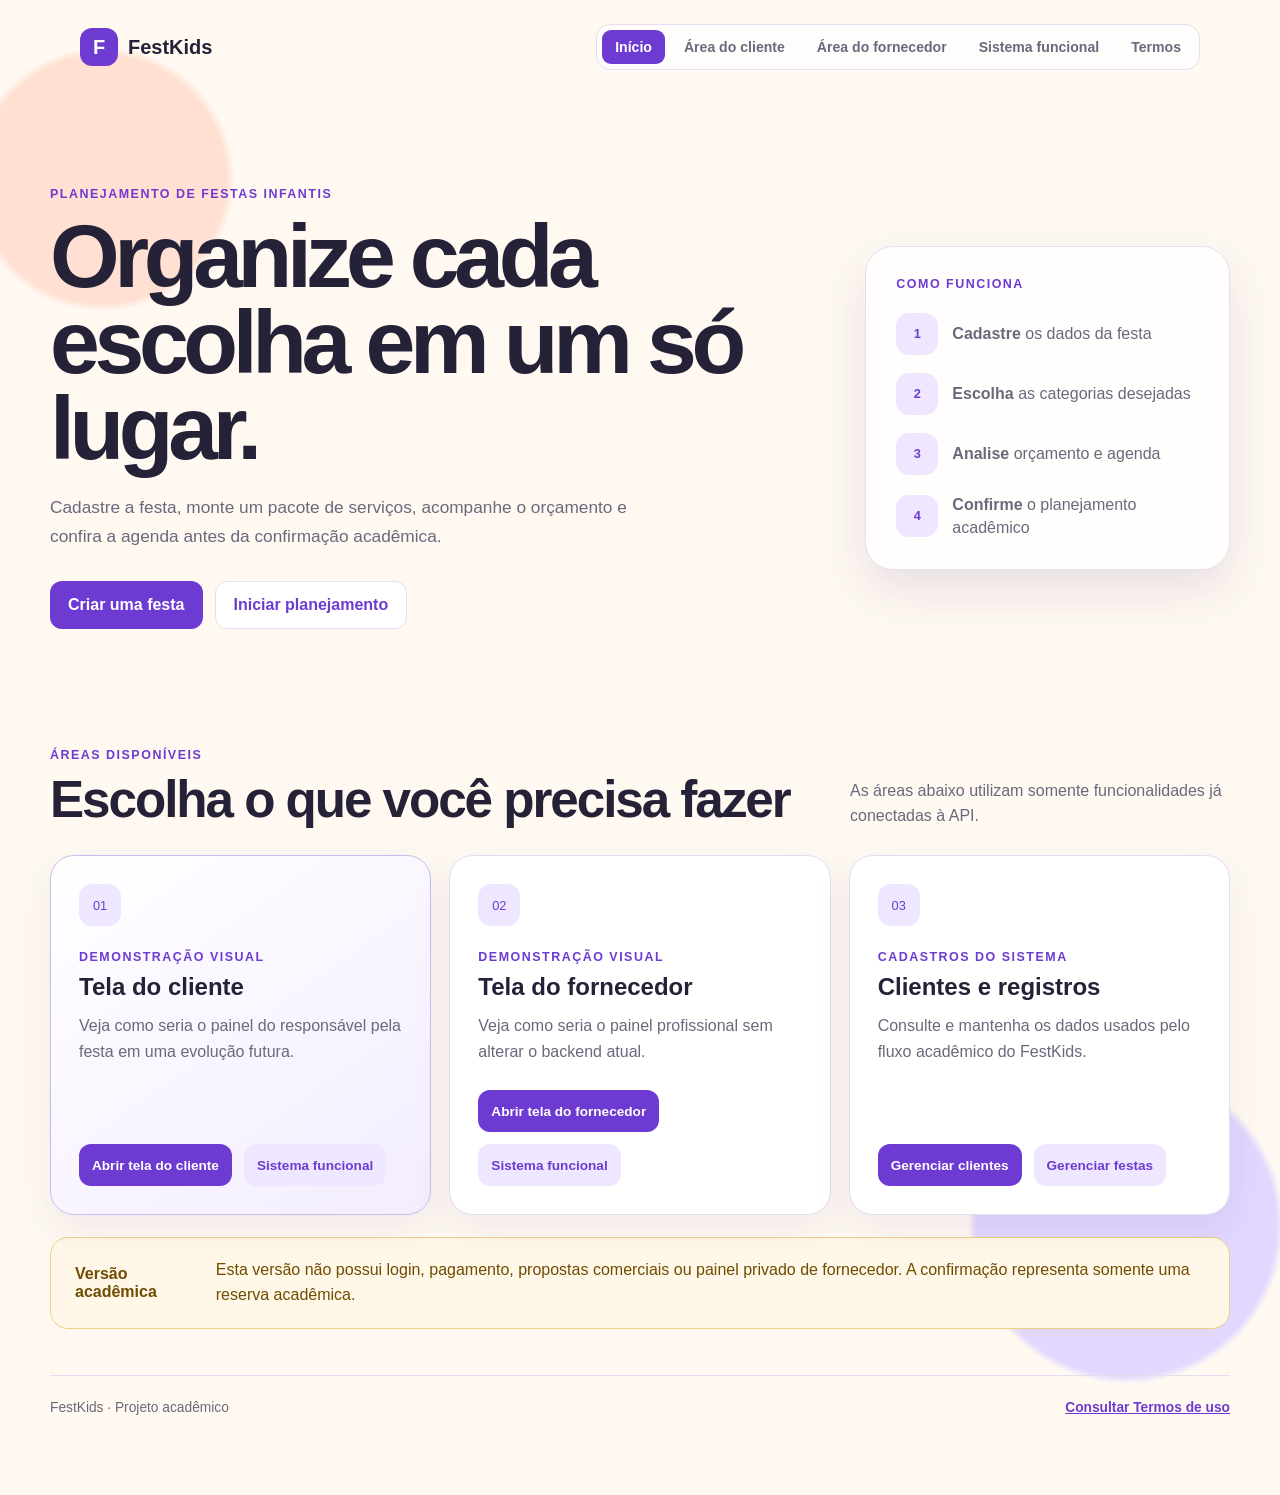
<file: frontend/index.html>
<!DOCTYPE html>
<html lang="pt-BR">
<head>
    <meta charset="UTF-8">
    <meta name="viewport" content="width=device-width, initial-scale=1.0">
    <title>FestKids | Início</title>
    <link rel="stylesheet" href="css/styles.css">
</head>
<body>
    <header class="cabecalho">
        <a class="marca" href="index.html"><span class="marca-icone">F</span><span>FestKids</span></a>
        <nav class="navegacao" aria-label="Navegação principal">
            <a class="ativo" aria-current="page" href="index.html">Início</a>
            <a href="cliente-demo.html">Área do cliente</a>
            <a href="fornecedor-demo.html">Área do fornecedor</a>
            <a href="planejamento.html">Sistema funcional</a>
            <a href="termos-de-uso.html">Termos</a>
        </nav>
    </header>

    <main class="pagina-inicial">
        <section class="hero-inicial">
            <div>
                <p class="etiqueta">Planejamento de festas infantis</p>
                <h1>Organize cada escolha em um só lugar.</h1>
                <p class="texto-apresentacao">Cadastre a festa, monte um pacote de serviços, acompanhe o orçamento e confira a agenda antes da confirmação acadêmica.</p>
                <div class="acoes-iniciais">
                    <a class="botao-link" href="festas.html">Criar uma festa</a>
                    <a class="botao-link secundario" href="planejamento.html">Iniciar planejamento</a>
                </div>
            </div>
            <aside class="resumo-produto" aria-label="Fluxo principal do FestKids">
                <p class="etiqueta">Como funciona</p>
                <ol>
                    <li><strong>1</strong><span><b>Cadastre</b> os dados da festa</span></li>
                    <li><strong>2</strong><span><b>Escolha</b> as categorias desejadas</span></li>
                    <li><strong>3</strong><span><b>Analise</b> orçamento e agenda</span></li>
                    <li><strong>4</strong><span><b>Confirme</b> o planejamento acadêmico</span></li>
                </ol>
            </aside>
        </section>

        <section class="secao-areas" aria-labelledby="titulo-areas">
            <div class="cabecalho-secao">
                <div><p class="etiqueta">Áreas disponíveis</p><h2 id="titulo-areas">Escolha o que você precisa fazer</h2></div>
                <p>As áreas abaixo utilizam somente funcionalidades já conectadas à API.</p>
            </div>
            <div class="grade-areas">
                <article class="cartao-area destaque">
                    <span class="icone-area" aria-hidden="true">01</span><p class="etiqueta">Demonstração visual</p><h3>Tela do cliente</h3>
                    <p>Veja como seria o painel do responsável pela festa em uma evolução futura.</p>
                    <div class="links-area"><a href="cliente-demo.html">Abrir tela do cliente</a><a href="planejamento.html">Sistema funcional</a></div>
                </article>
                <article class="cartao-area">
                    <span class="icone-area" aria-hidden="true">02</span><p class="etiqueta">Demonstração visual</p><h3>Tela do fornecedor</h3>
                    <p>Veja como seria o painel profissional sem alterar o backend atual.</p>
                    <div class="links-area"><a href="fornecedor-demo.html">Abrir tela do fornecedor</a><a href="fornecedores.html">Sistema funcional</a></div>
                </article>
                <article class="cartao-area">
                    <span class="icone-area" aria-hidden="true">03</span><p class="etiqueta">Cadastros do sistema</p><h3>Clientes e registros</h3>
                    <p>Consulte e mantenha os dados usados pelo fluxo acadêmico do FestKids.</p>
                    <div class="links-area"><a href="clientes.html">Gerenciar clientes</a><a href="festas.html">Gerenciar festas</a></div>
                </article>
            </div>
        </section>

        <aside class="aviso-escopo"><strong>Versão acadêmica</strong><p>Esta versão não possui login, pagamento, propostas comerciais ou painel privado de fornecedor. A confirmação representa somente uma reserva acadêmica.</p></aside>
        <footer class="rodape-portal"><span>FestKids · Projeto acadêmico</span><a href="termos-de-uso.html">Consultar Termos de uso</a></footer>
    </main>
</body>
</html>
</file>
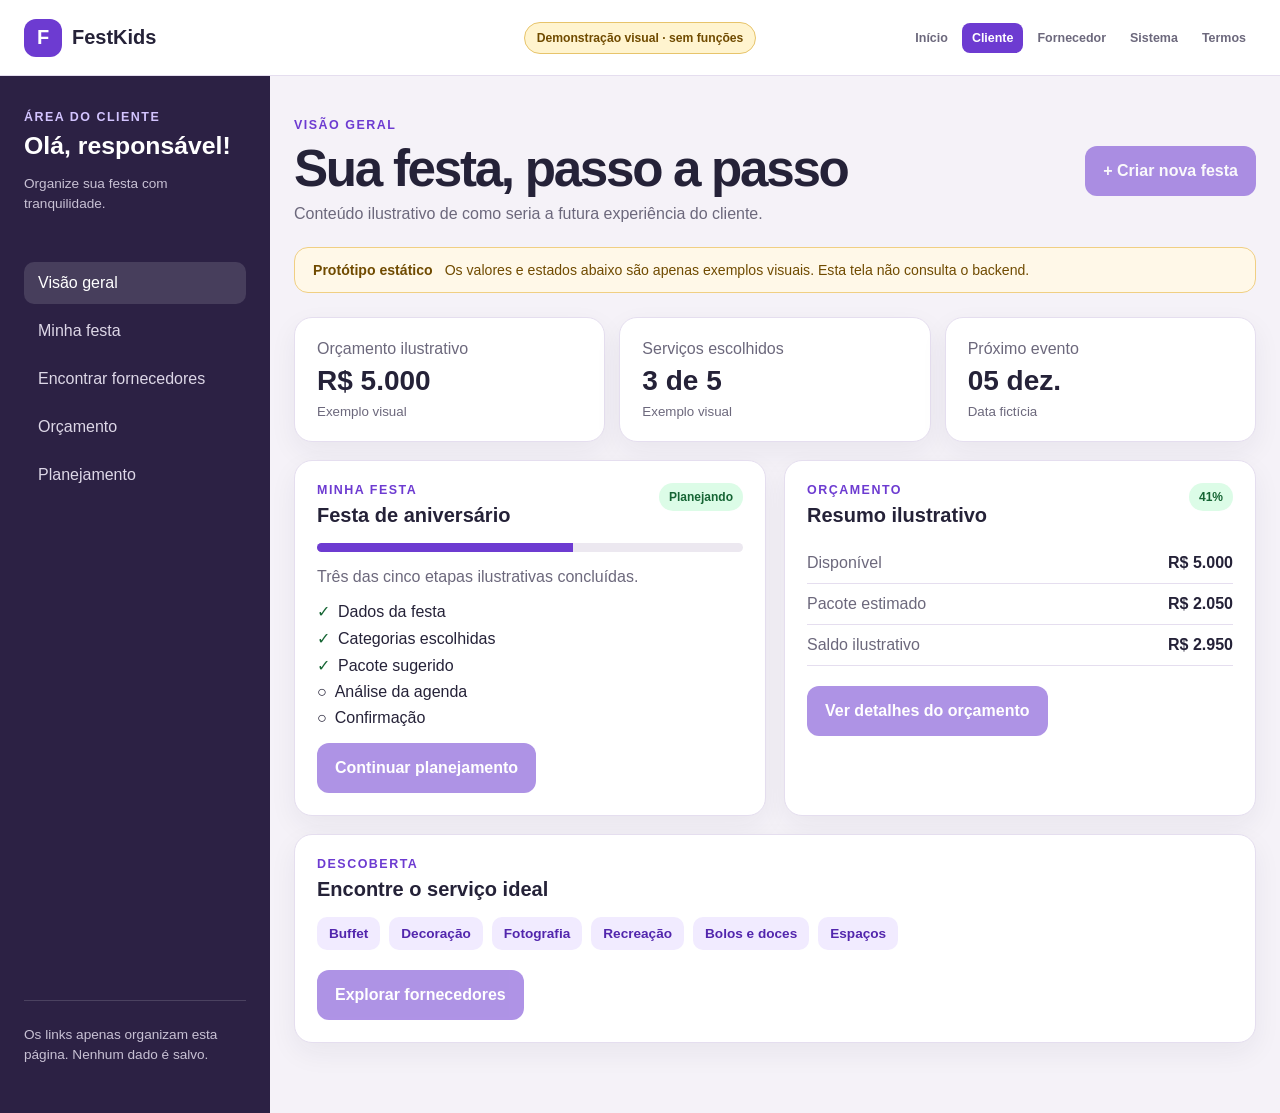
<file: frontend/cliente-demo.html>
<!DOCTYPE html>
<html lang="pt-BR">
<head>
    <meta charset="UTF-8">
    <meta name="viewport" content="width=device-width, initial-scale=1.0">
    <title>FestKids | Demonstração do cliente</title>
    <link rel="stylesheet" href="css/styles.css">
</head>
<body class="corpo-demo cliente-demo">
    <header class="barra-demo">
        <a class="marca" href="index.html"><span class="marca-icone">F</span><span>FestKids</span></a>
        <span class="selo-demo">Demonstração visual · sem funções</span>
        <nav class="navegacao-demo" aria-label="Navegação entre experiências"><a href="index.html">Início</a><a class="ativo" aria-current="page" href="cliente-demo.html">Cliente</a><a href="fornecedor-demo.html">Fornecedor</a><a href="planejamento.html">Sistema</a><a href="termos-de-uso.html">Termos</a></nav>
    </header>
    <div class="estrutura-demo">
        <aside class="menu-demo" aria-label="Menu ilustrativo do cliente">
            <div><p class="etiqueta">Área do cliente</p><h1>Olá, responsável!</h1><p>Organize sua festa com tranquilidade.</p></div>
            <nav>
                <a class="selecionado" href="#visao-geral">Visão geral</a>
                <a href="#festa">Minha festa</a>
                <a href="#fornecedores">Encontrar fornecedores</a>
                <a href="#orcamento">Orçamento</a>
                <a href="#planejamento">Planejamento</a>
            </nav>
            <p class="nota-demo">Os links apenas organizam esta página. Nenhum dado é salvo.</p>
        </aside>
        <main class="conteudo-demo" id="visao-geral">
            <section class="cabecalho-demo">
                <div><p class="etiqueta">Visão geral</p><h2>Sua festa, passo a passo</h2><p>Conteúdo ilustrativo de como seria a futura experiência do cliente.</p></div>
                <button type="button" disabled>+ Criar nova festa</button>
            </section>
            <section class="aviso-demo"><strong>Protótipo estático</strong><span>Os valores e estados abaixo são apenas exemplos visuais. Esta tela não consulta o backend.</span></section>
            <section class="indicadores-demo" aria-label="Indicadores ilustrativos">
                <article><span>Orçamento ilustrativo</span><strong>R$ 5.000</strong><small>Exemplo visual</small></article>
                <article><span>Serviços escolhidos</span><strong>3 de 5</strong><small>Exemplo visual</small></article>
                <article><span>Próximo evento</span><strong>05 dez.</strong><small>Data fictícia</small></article>
            </section>
            <div class="grade-dashboard-demo">
                <section class="cartao-dashboard-demo" id="festa">
                    <div class="cabecalho-cartao-demo"><div><p class="etiqueta">Minha festa</p><h3>Festa de aniversário</h3></div><span class="status-demo">Planejando</span></div>
                    <div class="progresso-demo"><span style="width: 60%"></span></div>
                    <p>Três das cinco etapas ilustrativas concluídas.</p>
                    <ul class="lista-demo"><li class="concluido">Dados da festa</li><li class="concluido">Categorias escolhidas</li><li class="concluido">Pacote sugerido</li><li>Análise da agenda</li><li>Confirmação</li></ul>
                    <button type="button" disabled>Continuar planejamento</button>
                </section>
                <section class="cartao-dashboard-demo" id="orcamento">
                    <div class="cabecalho-cartao-demo"><div><p class="etiqueta">Orçamento</p><h3>Resumo ilustrativo</h3></div><span class="percentual-demo">41%</span></div>
                    <dl class="resumo-valores-demo"><div><dt>Disponível</dt><dd>R$ 5.000</dd></div><div><dt>Pacote estimado</dt><dd>R$ 2.050</dd></div><div><dt>Saldo ilustrativo</dt><dd>R$ 2.950</dd></div></dl>
                    <button type="button" disabled>Ver detalhes do orçamento</button>
                </section>
                <section class="cartao-dashboard-demo largo" id="fornecedores">
                    <div class="cabecalho-cartao-demo"><div><p class="etiqueta">Descoberta</p><h3>Encontre o serviço ideal</h3></div></div>
                    <div class="categorias-demo"><span>Buffet</span><span>Decoração</span><span>Fotografia</span><span>Recreação</span><span>Bolos e doces</span><span>Espaços</span></div>
                    <button type="button" disabled>Explorar fornecedores</button>
                </section>
            </div>
        </main>
    </div>
</body>
</html>
</file>
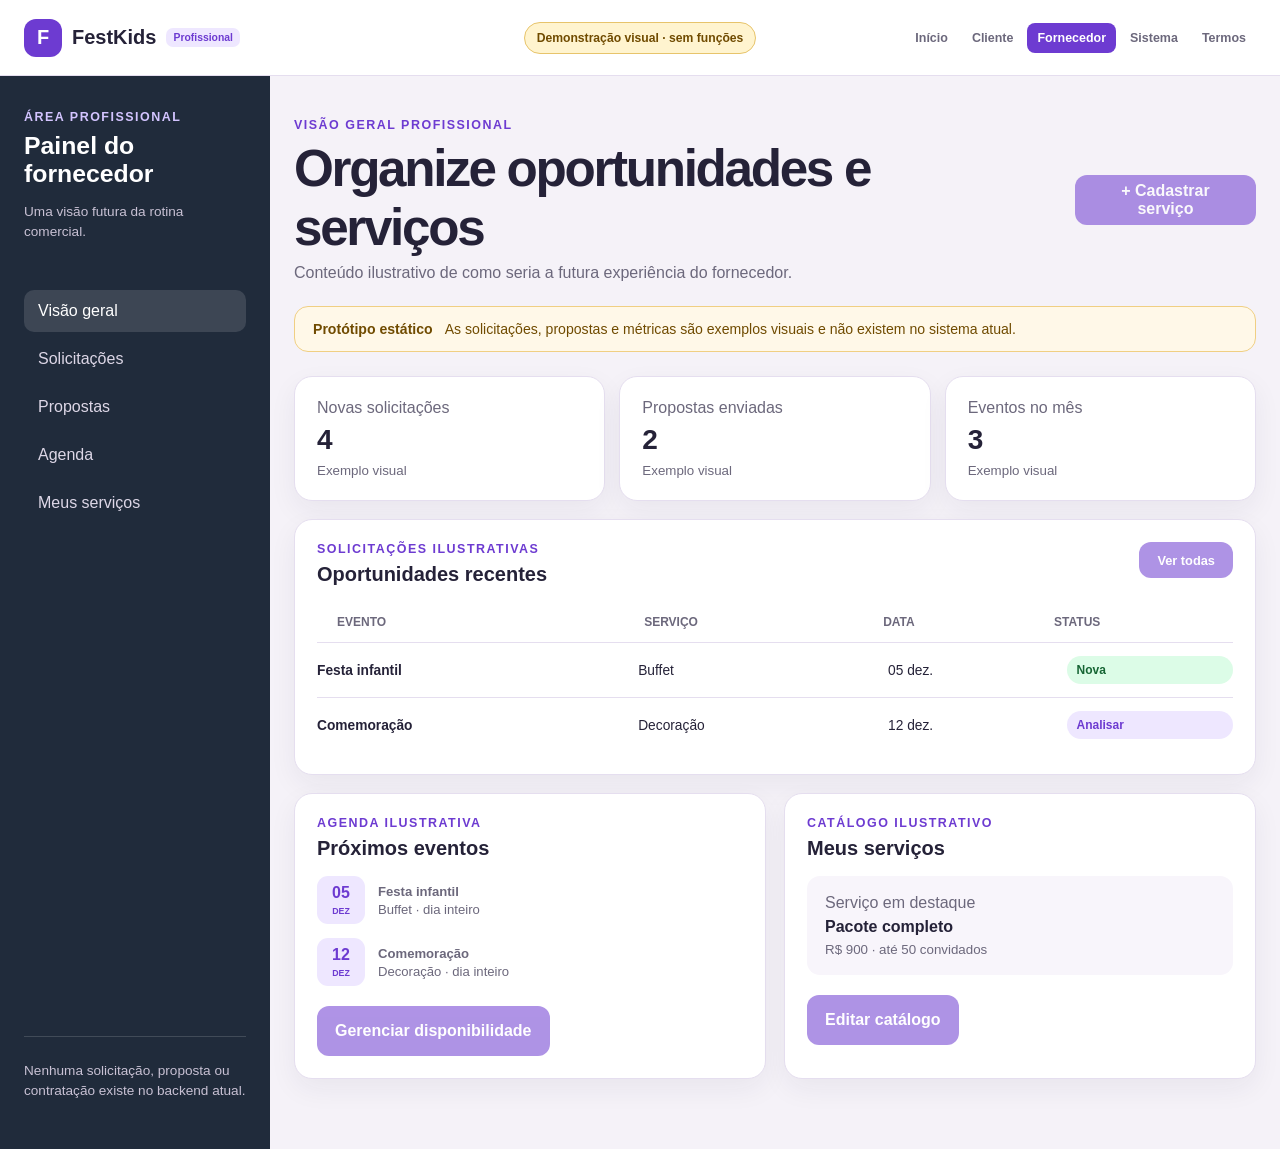
<file: frontend/fornecedor-demo.html>
<!DOCTYPE html>
<html lang="pt-BR">
<head>
    <meta charset="UTF-8">
    <meta name="viewport" content="width=device-width, initial-scale=1.0">
    <title>FestKids | Demonstração do fornecedor</title>
    <link rel="stylesheet" href="css/styles.css">
</head>
<body class="corpo-demo fornecedor-demo">
    <header class="barra-demo">
        <a class="marca" href="index.html"><span class="marca-icone">F</span><span>FestKids</span><small>Profissional</small></a>
        <span class="selo-demo">Demonstração visual · sem funções</span>
        <nav class="navegacao-demo" aria-label="Navegação entre experiências"><a href="index.html">Início</a><a href="cliente-demo.html">Cliente</a><a class="ativo" aria-current="page" href="fornecedor-demo.html">Fornecedor</a><a href="planejamento.html">Sistema</a><a href="termos-de-uso.html">Termos</a></nav>
    </header>
    <div class="estrutura-demo">
        <aside class="menu-demo" aria-label="Menu ilustrativo do fornecedor">
            <div><p class="etiqueta">Área profissional</p><h1>Painel do fornecedor</h1><p>Uma visão futura da rotina comercial.</p></div>
            <nav>
                <a class="selecionado" href="#visao-geral">Visão geral</a>
                <a href="#solicitacoes">Solicitações</a>
                <a href="#propostas">Propostas</a>
                <a href="#agenda">Agenda</a>
                <a href="#servicos">Meus serviços</a>
            </nav>
            <p class="nota-demo">Nenhuma solicitação, proposta ou contratação existe no backend atual.</p>
        </aside>
        <main class="conteudo-demo" id="visao-geral">
            <section class="cabecalho-demo">
                <div><p class="etiqueta">Visão geral profissional</p><h2>Organize oportunidades e serviços</h2><p>Conteúdo ilustrativo de como seria a futura experiência do fornecedor.</p></div>
                <button type="button" disabled>+ Cadastrar serviço</button>
            </section>
            <section class="aviso-demo"><strong>Protótipo estático</strong><span>As solicitações, propostas e métricas são exemplos visuais e não existem no sistema atual.</span></section>
            <section class="indicadores-demo" aria-label="Indicadores ilustrativos">
                <article><span>Novas solicitações</span><strong>4</strong><small>Exemplo visual</small></article>
                <article><span>Propostas enviadas</span><strong>2</strong><small>Exemplo visual</small></article>
                <article><span>Eventos no mês</span><strong>3</strong><small>Exemplo visual</small></article>
            </section>
            <div class="grade-dashboard-demo">
                <section class="cartao-dashboard-demo largo" id="solicitacoes">
                    <div class="cabecalho-cartao-demo"><div><p class="etiqueta">Solicitações ilustrativas</p><h3>Oportunidades recentes</h3></div><button class="acao-compacta" type="button" disabled>Ver todas</button></div>
                    <div class="tabela-demo" role="table" aria-label="Exemplos de solicitações">
                        <div class="linha-tabela-demo cabecalho" role="row"><span>Evento</span><span>Serviço</span><span>Data</span><span>Status</span></div>
                        <div class="linha-tabela-demo" role="row"><strong>Festa infantil</strong><span>Buffet</span><span>05 dez.</span><span class="status-demo">Nova</span></div>
                        <div class="linha-tabela-demo" role="row"><strong>Comemoração</strong><span>Decoração</span><span>12 dez.</span><span class="status-demo neutro">Analisar</span></div>
                    </div>
                </section>
                <section class="cartao-dashboard-demo" id="agenda">
                    <div class="cabecalho-cartao-demo"><div><p class="etiqueta">Agenda ilustrativa</p><h3>Próximos eventos</h3></div></div>
                    <ul class="agenda-demo"><li><time>05<small>DEZ</small></time><span><strong>Festa infantil</strong>Buffet · dia inteiro</span></li><li><time>12<small>DEZ</small></time><span><strong>Comemoração</strong>Decoração · dia inteiro</span></li></ul>
                    <button type="button" disabled>Gerenciar disponibilidade</button>
                </section>
                <section class="cartao-dashboard-demo" id="servicos">
                    <div class="cabecalho-cartao-demo"><div><p class="etiqueta">Catálogo ilustrativo</p><h3>Meus serviços</h3></div></div>
                    <div class="servico-demo"><span>Serviço em destaque</span><strong>Pacote completo</strong><small>R$ 900 · até 50 convidados</small></div>
                    <button type="button" disabled>Editar catálogo</button>
                </section>
            </div>
        </main>
    </div>
</body>
</html>
</file>
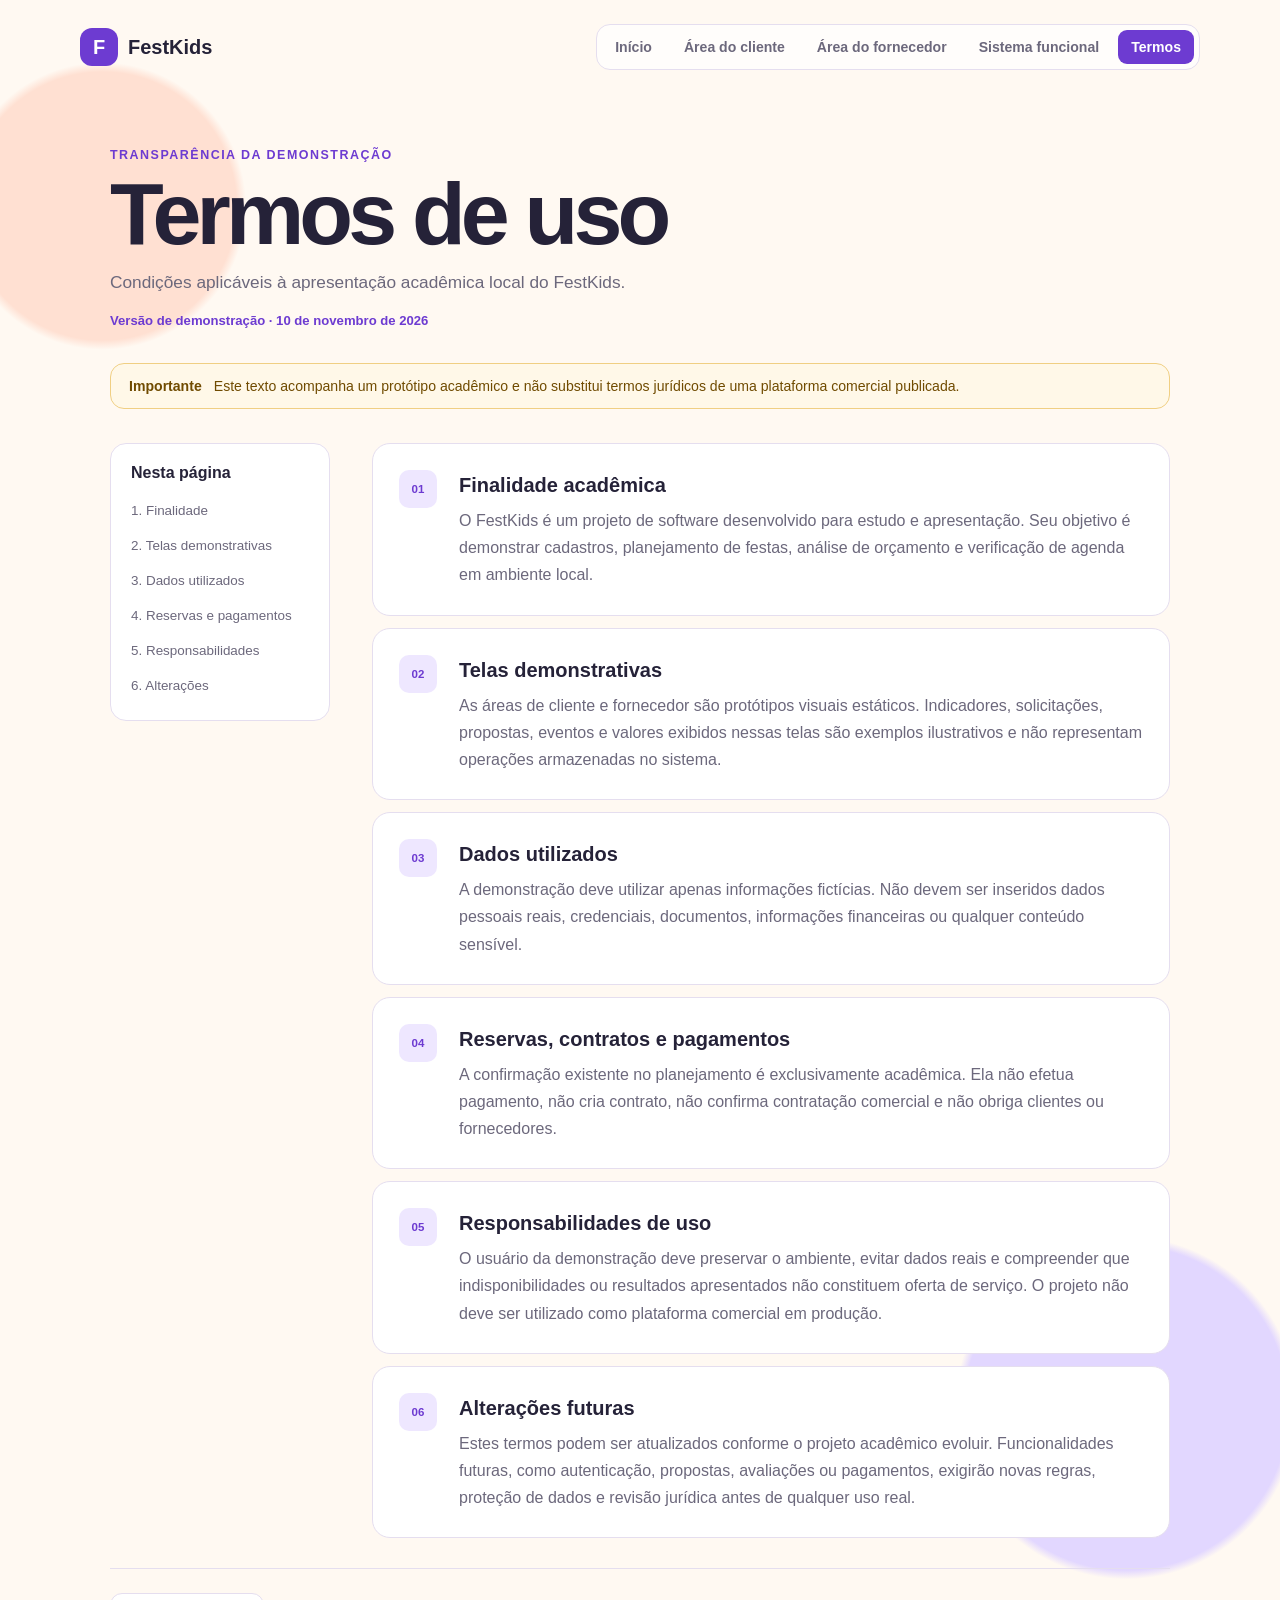
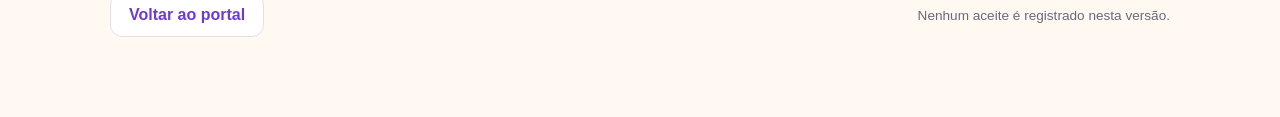
<file: frontend/termos-de-uso.html>
<!DOCTYPE html>
<html lang="pt-BR">
<head>
    <meta charset="UTF-8">
    <meta name="viewport" content="width=device-width, initial-scale=1.0">
    <title>FestKids | Termos de uso</title>
    <link rel="stylesheet" href="css/styles.css">
</head>
<body>
    <header class="cabecalho">
        <a class="marca" href="index.html"><span class="marca-icone">F</span><span>FestKids</span></a>
        <nav class="navegacao" aria-label="Navegação principal"><a href="index.html">Início</a><a href="cliente-demo.html">Área do cliente</a><a href="fornecedor-demo.html">Área do fornecedor</a><a href="planejamento.html">Sistema funcional</a><a class="ativo" aria-current="page" href="termos-de-uso.html">Termos</a></nav>
    </header>
    <main class="pagina-termos">
        <header class="cabecalho-termos">
            <p class="etiqueta">Transparência da demonstração</p>
            <h1>Termos de uso</h1>
            <p>Condições aplicáveis à apresentação acadêmica local do FestKids.</p>
            <span>Versão de demonstração · 10 de novembro de 2026</span>
        </header>
        <aside class="aviso-demo"><strong>Importante</strong><span>Este texto acompanha um protótipo acadêmico e não substitui termos jurídicos de uma plataforma comercial publicada.</span></aside>
        <div class="conteudo-termos">
            <nav aria-label="Seções dos termos"><strong>Nesta página</strong><a href="#finalidade">1. Finalidade</a><a href="#demonstracoes">2. Telas demonstrativas</a><a href="#dados">3. Dados utilizados</a><a href="#reservas">4. Reservas e pagamentos</a><a href="#responsabilidades">5. Responsabilidades</a><a href="#alteracoes">6. Alterações</a></nav>
            <article>
                <section id="finalidade"><span>01</span><div><h2>Finalidade acadêmica</h2><p>O FestKids é um projeto de software desenvolvido para estudo e apresentação. Seu objetivo é demonstrar cadastros, planejamento de festas, análise de orçamento e verificação de agenda em ambiente local.</p></div></section>
                <section id="demonstracoes"><span>02</span><div><h2>Telas demonstrativas</h2><p>As áreas de cliente e fornecedor são protótipos visuais estáticos. Indicadores, solicitações, propostas, eventos e valores exibidos nessas telas são exemplos ilustrativos e não representam operações armazenadas no sistema.</p></div></section>
                <section id="dados"><span>03</span><div><h2>Dados utilizados</h2><p>A demonstração deve utilizar apenas informações fictícias. Não devem ser inseridos dados pessoais reais, credenciais, documentos, informações financeiras ou qualquer conteúdo sensível.</p></div></section>
                <section id="reservas"><span>04</span><div><h2>Reservas, contratos e pagamentos</h2><p>A confirmação existente no planejamento é exclusivamente acadêmica. Ela não efetua pagamento, não cria contrato, não confirma contratação comercial e não obriga clientes ou fornecedores.</p></div></section>
                <section id="responsabilidades"><span>05</span><div><h2>Responsabilidades de uso</h2><p>O usuário da demonstração deve preservar o ambiente, evitar dados reais e compreender que indisponibilidades ou resultados apresentados não constituem oferta de serviço. O projeto não deve ser utilizado como plataforma comercial em produção.</p></div></section>
                <section id="alteracoes"><span>06</span><div><h2>Alterações futuras</h2><p>Estes termos podem ser atualizados conforme o projeto acadêmico evoluir. Funcionalidades futuras, como autenticação, propostas, avaliações ou pagamentos, exigirão novas regras, proteção de dados e revisão jurídica antes de qualquer uso real.</p></div></section>
            </article>
        </div>
        <footer class="rodape-termos"><a class="botao-link secundario" href="index.html">Voltar ao portal</a><p>Nenhum aceite é registrado nesta versão.</p></footer>
    </main>
</body>
</html>
</file>
<file: frontend/css/styles.css>
:root {
    --cor-fundo: #fff9f2;
    --cor-superficie: #ffffff;
    --cor-primaria: #6d3bd1;
    --cor-primaria-escura: #5226ad;
    --cor-destaque: #9f3d16;
    --cor-texto: #252238;
    --cor-texto-suave: #6c687c;
    --cor-borda: #e5deef;
    --cor-sucesso: #166534;
    --cor-sucesso-fundo: #dcfce7;
    --cor-erro: #a32323;
    --cor-erro-fundo: #fee2e2;
    --sombra: 0 20px 50px rgba(67, 42, 112, 0.12);
}

* {
    box-sizing: border-box;
}

body {
    min-height: 100vh;
    margin: 0;
    color: var(--cor-texto);
    background:
        radial-gradient(circle at 8% 12%, #ffe0d2 0 7%, transparent 7.5%),
        radial-gradient(circle at 88% 82%, #e2d7ff 0 9%, transparent 9.5%),
        var(--cor-fundo);
    font-family: Arial, Helvetica, sans-serif;
}

.cabecalho {
    display: flex;
    align-items: center;
    justify-content: space-between;
    width: min(1120px, calc(100% - 40px));
    margin: 0 auto;
    padding: 24px 0;
}

.marca {
    display: inline-flex;
    gap: 10px;
    align-items: center;
    color: var(--cor-texto);
    font-size: 1.25rem;
    font-weight: 700;
    text-decoration: none;
}

.marca-icone {
    display: grid;
    width: 38px;
    height: 38px;
    place-items: center;
    color: white;
    background: var(--cor-primaria);
    border-radius: 12px;
}

.identificacao-pagina {
    color: var(--cor-texto-suave);
    font-size: 0.9rem;
}

.pagina-inicial {
    width: min(1180px, calc(100% - 40px));
    margin: 0 auto;
    padding: 44px 0 80px;
}

.hero-inicial {
    display: grid;
    grid-template-columns: minmax(0, 1.35fr) minmax(320px, 0.65fr);
    gap: 58px;
    align-items: center;
    min-height: 540px;
}

.hero-inicial h1 {
    max-width: 760px;
    margin: 12px 0 22px;
    font-size: clamp(3rem, 7vw, 5.7rem);
    line-height: 0.96;
    letter-spacing: -0.06em;
}

.acoes-iniciais,
.links-area {
    display: flex;
    flex-wrap: wrap;
    gap: 12px;
}

.acoes-iniciais { margin-top: 30px; }

.botao-link,
.links-area a {
    display: inline-flex;
    align-items: center;
    justify-content: center;
    min-height: 48px;
    padding: 0 18px;
    color: white;
    background: var(--cor-primaria);
    border-radius: 12px;
    font-weight: 700;
    text-decoration: none;
}

.botao-link.secundario {
    color: var(--cor-primaria);
    background: white;
    border: 1px solid var(--cor-borda);
}

.resumo-produto {
    padding: 30px;
    background: rgba(255, 255, 255, 0.86);
    border: 1px solid var(--cor-borda);
    border-radius: 28px;
    box-shadow: var(--sombra);
}

.resumo-produto ol {
    display: grid;
    gap: 18px;
    margin: 22px 0 0;
    padding: 0;
    list-style: none;
}

.resumo-produto li {
    display: flex;
    gap: 14px;
    align-items: center;
    color: var(--cor-texto-suave);
    line-height: 1.45;
}

.resumo-produto li strong,
.icone-area {
    display: grid;
    flex: 0 0 42px;
    width: 42px;
    height: 42px;
    place-items: center;
    color: var(--cor-primaria);
    background: #eee7ff;
    border-radius: 13px;
    font-size: 0.8rem;
}

.secao-areas { padding-top: 70px; }

.cabecalho-secao {
    display: flex;
    gap: 24px;
    align-items: end;
    justify-content: space-between;
    margin-bottom: 26px;
}

.cabecalho-secao h2 {
    margin: 8px 0 0;
    font-size: clamp(2rem, 4vw, 3.2rem);
    letter-spacing: -0.04em;
}

.cabecalho-secao > p {
    max-width: 380px;
    margin: 0;
    color: var(--cor-texto-suave);
    line-height: 1.6;
}

.grade-areas {
    display: grid;
    grid-template-columns: repeat(3, minmax(0, 1fr));
    gap: 18px;
}

.cartao-area {
    display: flex;
    flex-direction: column;
    min-height: 330px;
    padding: 28px;
    background: white;
    border: 1px solid var(--cor-borda);
    border-radius: 24px;
    box-shadow: 0 14px 38px rgba(67, 42, 112, 0.08);
}

.cartao-area.destaque {
    background: linear-gradient(145deg, #ffffff, #f3edff);
    border-color: #cbbcf0;
}

.cartao-area .etiqueta { margin-top: 24px; }

.cartao-area h3 {
    margin: 9px 0 12px;
    font-size: 1.5rem;
}

.cartao-area > p:not(.etiqueta) {
    margin: 0 0 26px;
    color: var(--cor-texto-suave);
    line-height: 1.6;
}

.links-area { margin-top: auto; }

.links-area a {
    min-height: 42px;
    padding: 0 13px;
    font-size: 0.85rem;
}

.links-area a + a {
    color: var(--cor-primaria);
    background: #eee7ff;
}

.aviso-escopo {
    display: flex;
    gap: 18px;
    align-items: center;
    margin-top: 22px;
    padding: 20px 24px;
    color: #704b00;
    background: #fff8e8;
    border: 1px solid #f0cf83;
    border-radius: 18px;
}

.aviso-escopo p {
    margin: 0;
    line-height: 1.55;
}

.rodape-portal {
    display: flex;
    justify-content: space-between;
    margin-top: 46px;
    padding-top: 24px;
    color: var(--cor-texto-suave);
    border-top: 1px solid var(--cor-borda);
    font-size: 0.86rem;
}

.rodape-portal a { color: var(--cor-primaria); font-weight: 700; }

.conteudo-principal {
    display: grid;
    grid-template-columns: minmax(0, 1fr) minmax(340px, 480px);
    gap: 72px;
    align-items: center;
    width: min(1120px, calc(100% - 40px));
    min-height: calc(100vh - 110px);
    margin: 0 auto;
    padding: 40px 0 80px;
}

.apresentacao h1 {
    max-width: 680px;
    margin: 10px 0 20px;
    font-size: clamp(2.3rem, 5vw, 4.4rem);
    line-height: 1.02;
    letter-spacing: -0.05em;
}

.etiqueta {
    margin: 0;
    color: var(--cor-primaria);
    font-size: 0.78rem;
    font-weight: 700;
    letter-spacing: 0.12em;
    text-transform: uppercase;
}

.texto-apresentacao {
    max-width: 590px;
    margin: 0;
    color: var(--cor-texto-suave);
    font-size: 1.08rem;
    line-height: 1.7;
}

.fluxo {
    display: flex;
    flex-wrap: wrap;
    gap: 18px;
    margin: 38px 0 0;
    padding: 0;
    list-style: none;
}

.fluxo li {
    display: flex;
    gap: 8px;
    align-items: center;
    color: var(--cor-texto-suave);
    font-size: 0.9rem;
}

.fluxo strong {
    display: grid;
    width: 27px;
    height: 27px;
    place-items: center;
    color: var(--cor-primaria);
    background: #eee7ff;
    border-radius: 50%;
}

.cartao-formulario {
    padding: 34px;
    background: var(--cor-superficie);
    border: 1px solid rgba(109, 59, 209, 0.1);
    border-radius: 24px;
    box-shadow: var(--sombra);
}

.cabecalho-formulario h2 {
    margin: 8px 0;
    font-size: 1.65rem;
}

.cabecalho-formulario > p:last-child {
    margin: 0 0 26px;
    color: var(--cor-texto-suave);
}

.campo {
    margin-bottom: 18px;
}

.campo label {
    display: block;
    margin-bottom: 7px;
    font-size: 0.92rem;
    font-weight: 700;
}

.campo input {
    width: 100%;
    min-height: 48px;
    padding: 0 14px;
    color: var(--cor-texto);
    background: #fdfcff;
    border: 1px solid var(--cor-borda);
    border-radius: 12px;
    font: inherit;
}

.campo select,
.campo textarea {
    width: 100%;
    min-height: 48px;
    padding: 12px 14px;
    color: var(--cor-texto);
    background: #fdfcff;
    border: 1px solid var(--cor-borda);
    border-radius: 12px;
    font: inherit;
}

.campo textarea {
    resize: vertical;
}

.campo input:focus-visible,
.campo select:focus-visible,
.campo textarea:focus-visible {
    border-color: var(--cor-primaria);
    outline: 3px solid rgba(109, 59, 209, 0.16);
    outline-offset: 2px;
}

.mensagem:not(:empty) {
    margin-bottom: 16px;
    padding: 12px 14px;
    border-radius: 10px;
    font-size: 0.92rem;
    line-height: 1.45;
}

.mensagem.sucesso {
    color: var(--cor-sucesso);
    background: var(--cor-sucesso-fundo);
}

.mensagem.erro {
    color: var(--cor-erro);
    background: var(--cor-erro-fundo);
}

button {
    width: 100%;
    min-height: 50px;
    color: white;
    background: var(--cor-primaria);
    border: 0;
    border-radius: 12px;
    font: inherit;
    font-weight: 700;
    cursor: pointer;
}

button:hover {
    background: var(--cor-primaria-escura);
}

button:focus-visible {
    outline: 3px solid var(--cor-destaque);
    outline-offset: 3px;
}

button:disabled {
    cursor: wait;
    opacity: 0.65;
}

.navegacao {
    display: flex;
    gap: 6px;
    padding: 5px;
    overflow-x: auto;
    background: rgba(255, 255, 255, 0.72);
    border: 1px solid var(--cor-borda);
    border-radius: 14px;
}

.navegacao a {
    padding: 9px 13px;
    color: var(--cor-texto-suave);
    border-radius: 9px;
    font-size: 0.88rem;
    font-weight: 700;
    text-decoration: none;
    white-space: nowrap;
}

.navegacao a:hover,
.navegacao a.ativo {
    color: white;
    background: var(--cor-primaria);
}

.pagina-gestao {
    width: min(1180px, calc(100% - 40px));
    margin: 0 auto;
    padding: 36px 0 80px;
}

.titulo-gestao {
    display: flex;
    gap: 24px;
    align-items: end;
    justify-content: space-between;
    margin-bottom: 30px;
}

.titulo-gestao h1 {
    margin: 5px 0 7px;
    font-size: clamp(2.2rem, 5vw, 4rem);
    letter-spacing: -0.045em;
}

.titulo-gestao p:last-child {
    margin: 0;
    color: var(--cor-texto-suave);
}

.selo {
    padding: 10px 14px;
    color: var(--cor-primaria);
    background: #eee7ff;
    border-radius: 999px;
    font-size: 0.8rem;
    font-weight: 700;
    white-space: nowrap;
}

.painel-contexto {
    display: grid;
    grid-template-columns: repeat(3, minmax(0, 1fr));
    gap: 12px;
    margin-bottom: 14px;
}

.painel-contexto > div {
    display: flex;
    gap: 13px;
    align-items: flex-start;
    padding: 17px;
    background: rgba(255, 255, 255, 0.82);
    border: 1px solid var(--cor-borda);
    border-radius: 16px;
}

.painel-contexto .recurso-futuro {
    background: #fff8e8;
    border-color: #f0cf83;
}

.numero-contexto {
    display: grid;
    flex: 0 0 34px;
    width: 34px;
    height: 34px;
    place-items: center;
    color: var(--cor-primaria);
    background: #eee7ff;
    border-radius: 10px;
    font-size: 0.72rem;
    font-weight: 700;
}

.painel-contexto p {
    margin: 0;
    color: var(--cor-texto-suave);
    font-size: 0.85rem;
    line-height: 1.45;
}

.painel-contexto strong {
    display: block;
    margin-bottom: 3px;
    color: var(--cor-texto);
}

.atalho-contexto {
    display: flex;
    gap: 18px;
    align-items: center;
    justify-content: space-between;
    margin-bottom: 24px;
    padding: 14px 18px;
    color: var(--cor-primaria-escura);
    background: #eee7ff;
    border-radius: 14px;
}

.atalho-contexto p { margin: 0; }

.atalho-contexto a {
    flex: 0 0 auto;
    color: var(--cor-primaria-escura);
    font-weight: 700;
}

.grade-gestao {
    display: grid;
    grid-template-columns: minmax(320px, 410px) minmax(0, 1fr);
    gap: 26px;
    align-items: start;
}

.cartao-lista {
    min-width: 0;
    padding: 30px;
    background: var(--cor-superficie);
    border: 1px solid rgba(109, 59, 209, 0.1);
    border-radius: 24px;
    box-shadow: var(--sombra);
}

.cabecalho-lista {
    display: flex;
    gap: 18px;
    align-items: center;
    justify-content: space-between;
    margin-bottom: 22px;
}

.cabecalho-lista h2 {
    margin: 7px 0 0;
    font-size: 1.45rem;
}

.estado-lista {
    margin-bottom: 14px;
    color: var(--cor-texto-suave);
    font-size: 0.9rem;
}

.lista-registros {
    display: grid;
    gap: 12px;
}

.registro {
    display: flex;
    gap: 18px;
    align-items: center;
    justify-content: space-between;
    padding: 18px;
    background: #fdfcff;
    border: 1px solid var(--cor-borda);
    border-radius: 14px;
}

.registro h3 {
    margin: 0 0 7px;
    font-size: 1rem;
}

.registro p {
    margin: 3px 0;
    color: var(--cor-texto-suave);
    font-size: 0.84rem;
    overflow-wrap: anywhere;
}

.acoes-registro {
    display: flex;
    gap: 7px;
    flex: 0 0 auto;
}

button.botao-pequeno,
button.botao-acao,
button.botao-secundario {
    width: auto;
    min-height: 38px;
    padding: 8px 12px;
}

button.botao-pequeno,
button.botao-acao {
    color: var(--cor-primaria);
    background: #eee7ff;
}

button.botao-acao.perigo {
    color: var(--cor-erro);
    background: var(--cor-erro-fundo);
}

button.botao-secundario {
    color: var(--cor-texto-suave);
    background: transparent;
    border: 1px solid var(--cor-borda);
}

.acoes-formulario {
    display: flex;
    gap: 10px;
    align-items: center;
}

.acoes-formulario > button:first-child {
    flex: 1;
}

.campo-checkbox {
    display: flex;
    gap: 10px;
    align-items: flex-start;
    margin: 4px 0 20px;
    color: var(--cor-texto-suave);
    font-size: 0.9rem;
    line-height: 1.4;
}

.campo-checkbox input {
    width: 18px;
    height: 18px;
    accent-color: var(--cor-primaria);
}

.linha-campos {
    display: grid;
    grid-template-columns: 1fr 1fr;
    gap: 12px;
}

.pagina-planejamento {
    width: min(1180px, calc(100% - 40px));
    margin: 0 auto;
    padding: 36px 0 80px;
}

.titulo-planejamento {
    display: flex;
    gap: 24px;
    align-items: end;
    justify-content: space-between;
    margin-bottom: 30px;
}

.titulo-planejamento h1 {
    max-width: 720px;
    margin: 6px 0 10px;
    font-size: clamp(2.2rem, 5vw, 4rem);
    line-height: 1.05;
    letter-spacing: -0.045em;
}

.titulo-planejamento p:last-child {
    margin: 0;
    color: var(--cor-texto-suave);
}

.navegacao-etapas {
    overflow-x: auto;
    padding: 8px;
    background: rgba(255, 255, 255, 0.78);
    border: 1px solid var(--cor-borda);
    border-radius: 20px;
    box-shadow: 0 12px 34px rgba(67, 42, 112, 0.08);
}

.navegacao-etapas ol {
    display: grid;
    grid-template-columns: repeat(5, minmax(150px, 1fr));
    gap: 8px;
    min-width: 800px;
    margin: 0;
    padding: 0;
    list-style: none;
}

.navegacao-etapas a {
    display: flex;
    gap: 10px;
    align-items: center;
    min-height: 70px;
    padding: 12px;
    color: var(--cor-texto-suave);
    border: 2px solid transparent;
    border-radius: 14px;
    text-decoration: none;
}

.navegacao-etapas a:hover {
    color: var(--cor-primaria);
    background: #f7f3ff;
}

.navegacao-etapas a[aria-current="step"] {
    color: var(--cor-primaria-escura);
    background: #eee7ff;
    border-color: #c9b8f2;
}

a:focus-visible {
    outline: 3px solid var(--cor-destaque);
    outline-offset: 3px;
}

.grupo-categorias input:focus-visible {
    outline: 3px solid var(--cor-destaque);
    outline-offset: 3px;
}

.numero-etapa {
    display: grid;
    flex: 0 0 34px;
    width: 34px;
    height: 34px;
    place-items: center;
    color: var(--cor-primaria);
    background: white;
    border: 1px solid var(--cor-borda);
    border-radius: 50%;
    font-weight: 700;
}

.navegacao-etapas strong,
.navegacao-etapas small {
    display: block;
}

.navegacao-etapas small {
    margin-top: 3px;
    font-size: 0.74rem;
}

.estado-etapa {
    margin: 22px 0 10px;
    color: var(--cor-primaria);
    font-size: 0.85rem;
    font-weight: 700;
}

.paineis-planejamento {
    min-height: 290px;
}

.painel-etapa {
    padding: 38px;
    background: var(--cor-superficie);
    border: 1px solid rgba(109, 59, 209, 0.1);
    border-radius: 24px;
    box-shadow: var(--sombra);
}

.painel-etapa[hidden] {
    display: none;
}

.painel-etapa:focus {
    outline: 3px solid var(--cor-primaria);
    outline-offset: 4px;
}

.painel-etapa h2 {
    margin: 8px 0 12px;
    font-size: clamp(1.7rem, 4vw, 2.5rem);
}

.painel-etapa > p:not(.etiqueta) {
    max-width: 720px;
    margin: 0;
    color: var(--cor-texto-suave);
    line-height: 1.7;
}

.link-acao {
    display: inline-flex;
    margin-top: 24px;
    padding: 12px 17px;
    color: white;
    background: var(--cor-primaria);
    border-radius: 11px;
    font-weight: 700;
    text-decoration: none;
}

.bloco-interacao {
    max-width: 900px;
    margin-top: 28px;
    padding-top: 26px;
    border-top: 1px solid var(--cor-borda);
}

.mensagem-planejamento {
    min-height: 24px;
    margin: 8px 0 16px;
    color: var(--cor-texto-suave);
    font-size: 0.9rem;
}

.mensagem-planejamento.sucesso,
.mensagem-planejamento.erro {
    padding: 12px 14px;
    border-radius: 10px;
}

.mensagem-planejamento.sucesso {
    color: var(--cor-sucesso);
    background: var(--cor-sucesso-fundo);
}

.mensagem-planejamento.erro {
    color: var(--cor-erro);
    background: var(--cor-erro-fundo);
}

.acoes-planejamento {
    display: flex;
    gap: 12px;
    align-items: center;
}

.acoes-planejamento button {
    width: auto;
    padding: 0 20px;
}

.link-secundario {
    padding: 12px 4px;
    color: var(--cor-primaria);
    font-weight: 700;
}

.resumo-festa {
    padding: 14px 16px;
    color: var(--cor-primaria-escura) !important;
    background: #f4efff;
    border-radius: 12px;
    font-weight: 700;
}

.grupo-categorias {
    display: grid;
    grid-template-columns: repeat(3, minmax(0, 1fr));
    gap: 10px;
    margin: 22px 0 18px;
    padding: 0;
    border: 0;
}

.grupo-categorias legend {
    grid-column: 1 / -1;
    margin-bottom: 4px;
    font-weight: 700;
}

.grupo-categorias label {
    display: flex;
    gap: 9px;
    align-items: center;
    min-height: 48px;
    padding: 10px 12px;
    background: #fdfcff;
    border: 1px solid var(--cor-borda);
    border-radius: 11px;
    cursor: pointer;
}

.grupo-categorias input {
    width: 18px;
    height: 18px;
    accent-color: var(--cor-primaria);
}

.grupo-categorias label:has(input:checked) {
    color: var(--cor-primaria-escura);
    background: #eee7ff;
    border-color: #bda8ec;
}

.resultado-sugestao {
    margin-top: 28px;
}

.titulo-resultado {
    margin: 0 0 14px;
    font-size: 1.25rem;
}

.grade-resultado {
    display: grid;
    grid-template-columns: repeat(2, minmax(0, 1fr));
    gap: 12px;
}

.item-pacote {
    padding: 18px;
    background: #fdfcff;
    border: 1px solid var(--cor-borda);
    border-radius: 14px;
}

.item-pacote h4 {
    margin: 8px 0 5px;
    font-size: 1rem;
}

.item-pacote p {
    margin: 0 0 12px !important;
    font-size: 0.88rem;
}

.item-pacote strong {
    color: var(--cor-primaria-escura);
}

.resultado-orcamento {
    display: grid;
    gap: 16px;
    margin-top: 24px;
}

.situacao-orcamento {
    border: 1px solid;
    border-radius: 16px;
    padding: 18px;
}

.situacao-orcamento h3,
.situacao-orcamento p {
    margin: 0;
}

.situacao-orcamento p {
    margin-top: 6px;
}

.situacao-orcamento.viavel {
    background: #edfff7;
    border-color: #9fdec3;
    color: #155b42;
}

.situacao-orcamento.excedido {
    background: #fff1f3;
    border-color: #f2a9b3;
    color: #8e2637;
}

.grade-orcamento {
    display: grid;
    grid-template-columns: repeat(4, minmax(0, 1fr));
    gap: 12px;
}

.indicador-orcamento {
    background: #fff;
    border: 1px solid var(--cor-borda);
    border-radius: 14px;
    display: grid;
    gap: 6px;
    padding: 16px;
}

.indicador-orcamento span {
    color: var(--cor-texto-suave);
    font-size: 0.8rem;
}

.indicador-orcamento strong {
    color: var(--cor-texto);
    font-size: 1rem;
}

.resultado-agenda,
.resultado-confirmacao {
    margin-top: 24px;
}

.resultado-agenda > p {
    margin: 0;
}

.lista-conflitos {
    display: grid;
    gap: 10px;
    margin-top: 14px;
}

.item-conflito {
    background: #fff1f3;
    border: 1px solid #f2a9b3;
    border-radius: 14px;
    color: #8e2637;
    display: grid;
    gap: 4px;
    padding: 16px;
}

.item-conflito span {
    font-size: 0.88rem;
}

.aviso-academico {
    background: #fff8e8;
    border: 1px solid #f0cf83;
    border-radius: 14px;
    color: #704b00;
    display: grid;
    gap: 4px;
    margin-bottom: 18px;
    padding: 16px;
}

.confirmacao-concluida {
    background: #edfff7;
    border: 1px solid #9fdec3;
    border-radius: 16px;
    color: #155b42;
    padding: 20px;
}

.confirmacao-concluida h3,
.confirmacao-concluida p {
    margin: 0;
}

.confirmacao-concluida p {
    margin: 8px 0 14px;
}

.confirmacao-concluida span {
    font-size: 0.78rem;
    font-weight: 700;
    letter-spacing: 0.06em;
}

.categoria-item {
    color: var(--cor-primaria);
    font-size: 0.72rem;
    font-weight: 700;
    letter-spacing: 0.08em;
}

.corpo-demo {
    background: #f5f2f8;
}

.barra-demo {
    display: grid;
    grid-template-columns: 1fr auto 1fr;
    gap: 20px;
    align-items: center;
    min-height: 76px;
    padding: 14px max(24px, calc((100% - 1440px) / 2));
    background: white;
    border-bottom: 1px solid var(--cor-borda);
}

.barra-demo .marca small {
    padding: 4px 7px;
    color: var(--cor-primaria);
    background: #eee7ff;
    border-radius: 7px;
    font-size: 0.65rem;
}

.selo-demo {
    padding: 8px 12px;
    color: #704b00;
    background: #fff4cf;
    border: 1px solid #e7c46b;
    border-radius: 999px;
    font-size: 0.76rem;
    font-weight: 700;
}

.voltar-demo {
    justify-self: end;
    color: var(--cor-primaria);
    font-weight: 700;
}

.navegacao-demo {
    display: flex;
    gap: 4px;
    justify-self: end;
    overflow-x: auto;
}

.navegacao-demo a {
    padding: 8px 10px;
    color: var(--cor-texto-suave);
    border-radius: 8px;
    font-size: 0.78rem;
    font-weight: 700;
    text-decoration: none;
    white-space: nowrap;
}

.navegacao-demo a:hover,
.navegacao-demo a.ativo {
    color: white;
    background: var(--cor-primaria);
}

.estrutura-demo {
    display: grid;
    grid-template-columns: 270px minmax(0, 1fr);
    min-width: 0;
    min-height: calc(100vh - 76px);
}

.menu-demo {
    display: flex;
    flex-direction: column;
    padding: 34px 24px;
    color: white;
    background: #2c2144;
    min-width: 0;
}

.fornecedor-demo .menu-demo { background: #202b3b; }

.menu-demo .etiqueta { color: #d3c4ff; }

.menu-demo h1 {
    margin: 8px 0;
    font-size: 1.55rem;
}

.menu-demo > div > p:last-child,
.nota-demo {
    color: #c8c1d4;
    font-size: 0.85rem;
    line-height: 1.5;
}

.menu-demo nav {
    display: grid;
    gap: 6px;
    margin-top: 34px;
}

.menu-demo nav a {
    padding: 12px 14px;
    color: #ddd7e7;
    border-radius: 10px;
    text-decoration: none;
}

.menu-demo nav a:hover,
.menu-demo nav a.selecionado {
    color: white;
    background: rgba(255, 255, 255, 0.13);
}

.nota-demo {
    margin-top: auto;
    padding-top: 24px;
    border-top: 1px solid rgba(255, 255, 255, 0.15);
}

.conteudo-demo {
    width: min(1160px, calc(100% - 48px));
    min-width: 0;
    margin: 0 auto;
    padding: 42px 0 70px;
}

.cabecalho-demo {
    display: flex;
    gap: 24px;
    align-items: center;
    justify-content: space-between;
}

.cabecalho-demo h2 {
    margin: 7px 0;
    font-size: clamp(2rem, 4vw, 3.2rem);
    letter-spacing: -0.045em;
}

.cabecalho-demo p:last-child {
    margin: 0;
    color: var(--cor-texto-suave);
}

.cabecalho-demo button,
.cartao-dashboard-demo button {
    width: auto;
    padding: 0 18px;
}

.corpo-demo button:disabled {
    cursor: not-allowed;
    opacity: 0.55;
}

.aviso-demo {
    display: flex;
    gap: 12px;
    margin: 24px 0;
    padding: 14px 18px;
    color: #704b00;
    background: #fff8e8;
    border: 1px solid #f0cf83;
    border-radius: 14px;
    font-size: 0.88rem;
}

.indicadores-demo {
    display: grid;
    grid-template-columns: repeat(3, minmax(0, 1fr));
    gap: 14px;
    margin-bottom: 18px;
}

.indicadores-demo article,
.cartao-dashboard-demo {
    padding: 22px;
    background: white;
    border: 1px solid var(--cor-borda);
    border-radius: 18px;
    box-shadow: 0 10px 28px rgba(42, 31, 65, 0.06);
}

.indicadores-demo article {
    display: grid;
    gap: 7px;
}

.indicadores-demo span,
.indicadores-demo small,
.cartao-dashboard-demo > p,
.servico-demo span,
.servico-demo small {
    color: var(--cor-texto-suave);
}

.indicadores-demo strong { font-size: 1.75rem; }

.grade-dashboard-demo {
    display: grid;
    grid-template-columns: repeat(2, minmax(0, 1fr));
    gap: 18px;
}

.cartao-dashboard-demo.largo { grid-column: 1 / -1; }

.grade-dashboard-demo > *,
.cabecalho-demo > * { min-width: 0; }

.cabecalho-cartao-demo {
    display: flex;
    gap: 14px;
    align-items: flex-start;
    justify-content: space-between;
}

.cabecalho-cartao-demo h3 {
    margin: 7px 0 16px;
    font-size: 1.25rem;
}

.status-demo,
.percentual-demo {
    padding: 7px 10px;
    color: var(--cor-sucesso);
    background: var(--cor-sucesso-fundo);
    border-radius: 999px;
    font-size: 0.75rem;
    font-weight: 700;
}

.status-demo.neutro {
    color: var(--cor-primaria);
    background: #eee7ff;
}

.progresso-demo {
    height: 9px;
    overflow: hidden;
    background: #ece8f0;
    border-radius: 99px;
}

.progresso-demo span {
    display: block;
    height: 100%;
    background: var(--cor-primaria);
}

.lista-demo {
    display: grid;
    gap: 8px;
    padding: 0;
    list-style: none;
}

.lista-demo li::before { content: "○"; margin-right: 8px; }
.lista-demo li.concluido::before { content: "✓"; color: var(--cor-sucesso); }

.resumo-valores-demo { margin: 0 0 20px; }

.resumo-valores-demo div {
    display: flex;
    justify-content: space-between;
    padding: 11px 0;
    border-bottom: 1px solid var(--cor-borda);
}

.resumo-valores-demo dt { color: var(--cor-texto-suave); }
.resumo-valores-demo dd { margin: 0; font-weight: 700; }

.categorias-demo {
    display: flex;
    flex-wrap: wrap;
    gap: 9px;
    margin-bottom: 20px;
}

.categorias-demo span {
    padding: 9px 12px;
    color: var(--cor-primaria-escura);
    background: #f1ebff;
    border-radius: 10px;
    font-size: 0.85rem;
    font-weight: 700;
}

button.acao-compacta {
    min-height: 36px;
    font-size: 0.8rem;
}

.tabela-demo { display: grid; }

.linha-tabela-demo {
    display: grid;
    grid-template-columns: 1.3fr 1fr 0.7fr 0.7fr;
    gap: 12px;
    align-items: center;
    padding: 13px 0;
    border-top: 1px solid var(--cor-borda);
    font-size: 0.86rem;
}

.linha-tabela-demo.cabecalho {
    color: var(--cor-texto-suave);
    border: 0;
    font-size: 0.75rem;
    font-weight: 700;
    text-transform: uppercase;
}

.agenda-demo {
    display: grid;
    gap: 14px;
    margin: 0 0 20px;
    padding: 0;
    list-style: none;
}

.agenda-demo li { display: flex; gap: 13px; align-items: center; }

.agenda-demo time {
    display: grid;
    width: 48px;
    height: 48px;
    place-items: center;
    color: var(--cor-primaria);
    background: #eee7ff;
    border-radius: 11px;
    font-weight: 700;
}

.agenda-demo time small { margin-top: -12px; font-size: 0.55rem; }
.agenda-demo li > span { display: grid; gap: 3px; color: var(--cor-texto-suave); font-size: 0.82rem; }

.servico-demo {
    display: grid;
    gap: 6px;
    margin-bottom: 20px;
    padding: 18px;
    background: #f8f5fb;
    border-radius: 13px;
}

.pagina-termos {
    width: min(1060px, calc(100% - 40px));
    margin: 0 auto;
    padding: 54px 0 80px;
}

.cabecalho-termos {
    max-width: 800px;
}

.cabecalho-termos h1 {
    margin: 8px 0 14px;
    font-size: clamp(3rem, 7vw, 5.5rem);
    line-height: 1;
    letter-spacing: -0.055em;
}

.cabecalho-termos > p:not(.etiqueta) {
    margin: 0 0 18px;
    color: var(--cor-texto-suave);
    font-size: 1.08rem;
}

.cabecalho-termos > span {
    color: var(--cor-primaria);
    font-size: 0.82rem;
    font-weight: 700;
}

.pagina-termos > .aviso-demo { margin: 34px 0; }

.conteudo-termos {
    display: grid;
    grid-template-columns: 220px minmax(0, 1fr);
    gap: 42px;
    align-items: start;
}

.conteudo-termos > nav {
    display: grid;
    gap: 6px;
    position: sticky;
    top: 20px;
    padding: 20px;
    background: white;
    border: 1px solid var(--cor-borda);
    border-radius: 16px;
}

.conteudo-termos > nav strong { margin-bottom: 8px; }

.conteudo-termos > nav a {
    padding: 7px 0;
    color: var(--cor-texto-suave);
    font-size: 0.84rem;
    text-decoration: none;
}

.conteudo-termos > nav a:hover { color: var(--cor-primaria); }

.conteudo-termos article {
    display: grid;
    gap: 12px;
}

.conteudo-termos article section {
    display: grid;
    grid-template-columns: 44px minmax(0, 1fr);
    gap: 16px;
    padding: 26px;
    background: white;
    border: 1px solid var(--cor-borda);
    border-radius: 18px;
}

.conteudo-termos article section > span {
    display: grid;
    width: 38px;
    height: 38px;
    place-items: center;
    color: var(--cor-primaria);
    background: #eee7ff;
    border-radius: 10px;
    font-size: 0.72rem;
    font-weight: 700;
}

.conteudo-termos h2 {
    margin: 4px 0 10px;
    font-size: 1.25rem;
}

.conteudo-termos article p {
    margin: 0;
    color: var(--cor-texto-suave);
    line-height: 1.7;
}

.rodape-termos {
    display: flex;
    gap: 20px;
    align-items: center;
    justify-content: space-between;
    margin-top: 30px;
    padding-top: 24px;
    border-top: 1px solid var(--cor-borda);
}

.rodape-termos .botao-link { min-height: 44px; }
.rodape-termos p { color: var(--cor-texto-suave); font-size: 0.85rem; }

@media (max-width: 900px) {
    .estrutura-demo { grid-template-columns: 1fr; }
    .menu-demo { display: block; padding: 24px; }
    .menu-demo nav { display: flex; max-width: 100%; overflow-x: auto; margin-top: 20px; }
    .menu-demo nav a { white-space: nowrap; }
    .nota-demo { margin-bottom: 0; border: 0; }
    .conteudo-termos { grid-template-columns: 1fr; }
    .conteudo-termos > nav { position: static; grid-template-columns: repeat(3, minmax(0, 1fr)); }
    .conteudo-termos > nav strong { grid-column: 1 / -1; }
}

@media (max-width: 680px) {
    .barra-demo { grid-template-columns: 1fr auto; }
    .selo-demo { grid-column: 1 / -1; grid-row: 2; justify-self: start; }
    .navegacao-demo { grid-column: 1 / -1; grid-row: 3; justify-self: stretch; }
    .conteudo-demo { width: min(100% - 28px, 1160px); padding-top: 28px; }
    .cabecalho-demo { align-items: flex-start; flex-direction: column; }
    .indicadores-demo,
    .grade-dashboard-demo { grid-template-columns: 1fr; }
    .cartao-dashboard-demo.largo { grid-column: auto; }
    .aviso-demo { flex-direction: column; }
    .linha-tabela-demo { grid-template-columns: 1fr 1fr; }
    .linha-tabela-demo.cabecalho { display: none; }
    .rodape-portal,
    .rodape-termos { align-items: flex-start; flex-direction: column; }
    .pagina-termos { width: min(100% - 28px, 1060px); padding-top: 30px; }
    .conteudo-termos > nav { grid-template-columns: 1fr 1fr; }
    .conteudo-termos article section { grid-template-columns: 1fr; padding: 22px; }
}

@media (max-width: 820px) {
    .hero-inicial,
    .grade-areas { grid-template-columns: 1fr; }

    .hero-inicial {
        gap: 34px;
        min-height: auto;
    }

    .cabecalho-secao {
        align-items: flex-start;
        flex-direction: column;
    }

    .cartao-area { min-height: 0; }

    .conteudo-principal {
        grid-template-columns: 1fr;
        gap: 40px;
        padding-top: 24px;
    }

    .apresentacao h1 {
        font-size: clamp(2.2rem, 11vw, 3.7rem);
    }

    .cabecalho {
        align-items: flex-start;
        flex-direction: column;
        gap: 16px;
    }

    .navegacao {
        width: 100%;
    }

    .grade-gestao {
        grid-template-columns: 1fr;
    }

    .painel-contexto { grid-template-columns: 1fr; }

    .titulo-gestao {
        align-items: flex-start;
        flex-direction: column;
    }

    .titulo-planejamento {
        align-items: flex-start;
        flex-direction: column;
    }

    .grupo-categorias {
        grid-template-columns: repeat(2, minmax(0, 1fr));
    }

    .grade-orcamento {
        grid-template-columns: repeat(2, minmax(0, 1fr));
    }
}

@media (max-width: 520px) {
    .cabecalho,
    .conteudo-principal,
    .pagina-inicial {
        width: min(100% - 28px, 1120px);
    }

    .pagina-inicial { padding-top: 22px; }

    .hero-inicial h1 { font-size: clamp(2.6rem, 15vw, 4rem); }

    .acoes-iniciais,
    .acoes-iniciais .botao-link,
    .links-area,
    .links-area a { width: 100%; }

    .aviso-escopo {
        align-items: flex-start;
        flex-direction: column;
    }

    .identificacao-pagina {
        display: none;
    }

    .cartao-formulario {
        padding: 24px 20px;
        border-radius: 18px;
    }

    .fluxo {
        display: grid;
    }

    .pagina-gestao {
        width: min(100% - 28px, 1180px);
        padding-top: 20px;
    }

    .pagina-planejamento {
        width: min(100% - 28px, 1180px);
        padding-top: 20px;
    }

    .painel-etapa {
        padding: 26px 20px;
        border-radius: 18px;
    }

    .grupo-categorias,
    .grade-resultado,
    .grade-orcamento {
        grid-template-columns: 1fr;
    }

    .acoes-planejamento {
        align-items: stretch;
        flex-direction: column;
    }

    .acoes-planejamento button {
        width: 100%;
    }

    .linha-campos {
        grid-template-columns: 1fr;
        gap: 0;
    }

    .cartao-lista {
        padding: 22px 18px;
        border-radius: 18px;
    }

    .registro {
        align-items: flex-start;
        flex-direction: column;
    }

    .acoes-registro {
        width: 100%;
    }

    .acoes-registro button {
        flex: 1;
    }

    .atalho-contexto {
        align-items: flex-start;
        flex-direction: column;
    }
}
</file>
